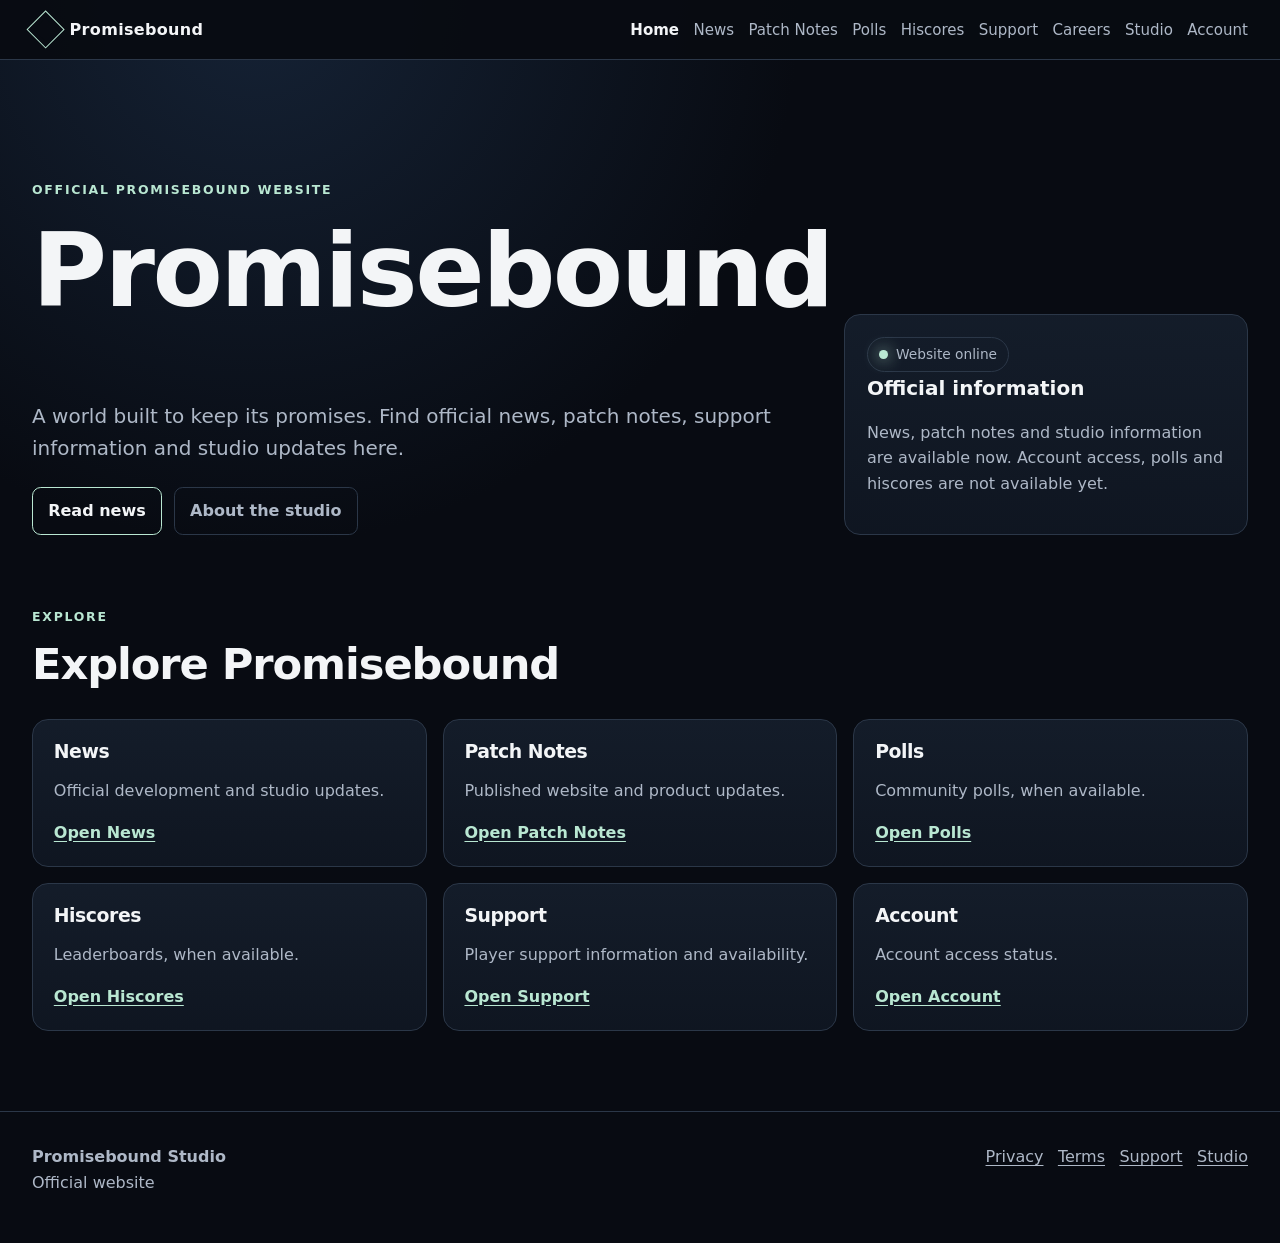
<file: index.html>
<!doctype html>
<html lang="en">
<head>
<meta charset="utf-8">
<meta name="viewport" content="width=device-width, initial-scale=1">
<meta http-equiv="Content-Security-Policy" content="default-src 'none'; base-uri 'none'; form-action 'self'; img-src 'self' data:; style-src 'self'; font-src 'self'; script-src 'none'; connect-src 'none'; object-src 'none'">
<meta name="referrer" content="no-referrer">
<title>Home · Promisebound</title>
<meta name="description" content="Official Promisebound website for news, patch notes, support information and studio updates.">
<meta name="theme-color" content="#080b12">
<meta name="robots" content="index,follow,max-image-preview:large">
<meta property="og:type" content="website">
<meta property="og:site_name" content="Promisebound">
<meta property="og:title" content="Home · Promisebound">
<meta property="og:description" content="Official Promisebound website for news, patch notes, support information and studio updates.">

<link rel="stylesheet" href="/assets/site.887926724582.css">
</head>
<body>
<a class="skip-link" href="#content">Skip to content</a>
<header class="site-header"><div class="header-inner">
<a class="brand" href="/"><span class="brand-mark" aria-hidden="true"></span><span>Promisebound</span></a>
<nav class="nav" aria-label="Primary"><a href="/" aria-current="page">Home</a><a href="/news/">News</a><a href="/patch-notes/">Patch Notes</a><a href="/polls/">Polls</a><a href="/hiscores/">Hiscores</a><a href="/support/">Support</a><a href="/careers/">Careers</a><a href="/studio/">Studio</a><a href="/account/">Account</a></nav>
</div></header>
<main id="content"><section class="hero"><div><p class="eyebrow">Official Promisebound website</p><h1>Promisebound</h1><p class="lede">A world built to keep its promises. Find official news, patch notes, support information and studio updates here.</p><div class="actions"><a class="button" href="/news/">Read news</a><a class="button secondary" href="/studio/">About the studio</a></div></div><aside class="hero-card" aria-label="Website status"><span class="status">Website online</span><strong>Official information</strong><p class="muted">News, patch notes and studio information are available now. Account access, polls and hiscores are not available yet.</p></aside></section><section><p class="eyebrow">Explore</p><h2>Explore Promisebound</h2><div class="grid"><article class="card"><h3>News</h3><p>Official development and studio updates.</p><a class="stretch" href="/news/">Open News</a></article><article class="card"><h3>Patch Notes</h3><p>Published website and product updates.</p><a class="stretch" href="/patch-notes/">Open Patch Notes</a></article><article class="card"><h3>Polls</h3><p>Community polls, when available.</p><a class="stretch" href="/polls/">Open Polls</a></article><article class="card"><h3>Hiscores</h3><p>Leaderboards, when available.</p><a class="stretch" href="/hiscores/">Open Hiscores</a></article><article class="card"><h3>Support</h3><p>Player support information and availability.</p><a class="stretch" href="/support/">Open Support</a></article><article class="card"><h3>Account</h3><p>Account access status.</p><a class="stretch" href="/account/">Open Account</a></article></div></section></main>
<footer class="site-footer"><div class="footer-inner">
<div><strong>Promisebound Studio</strong><br><span>Official website</span></div>
<div class="footer-links"><a href="/privacy/">Privacy</a><a href="/terms/">Terms</a><a href="/support/">Support</a><a href="/studio/">Studio</a></div>
</div></footer>
</body></html>
</file>
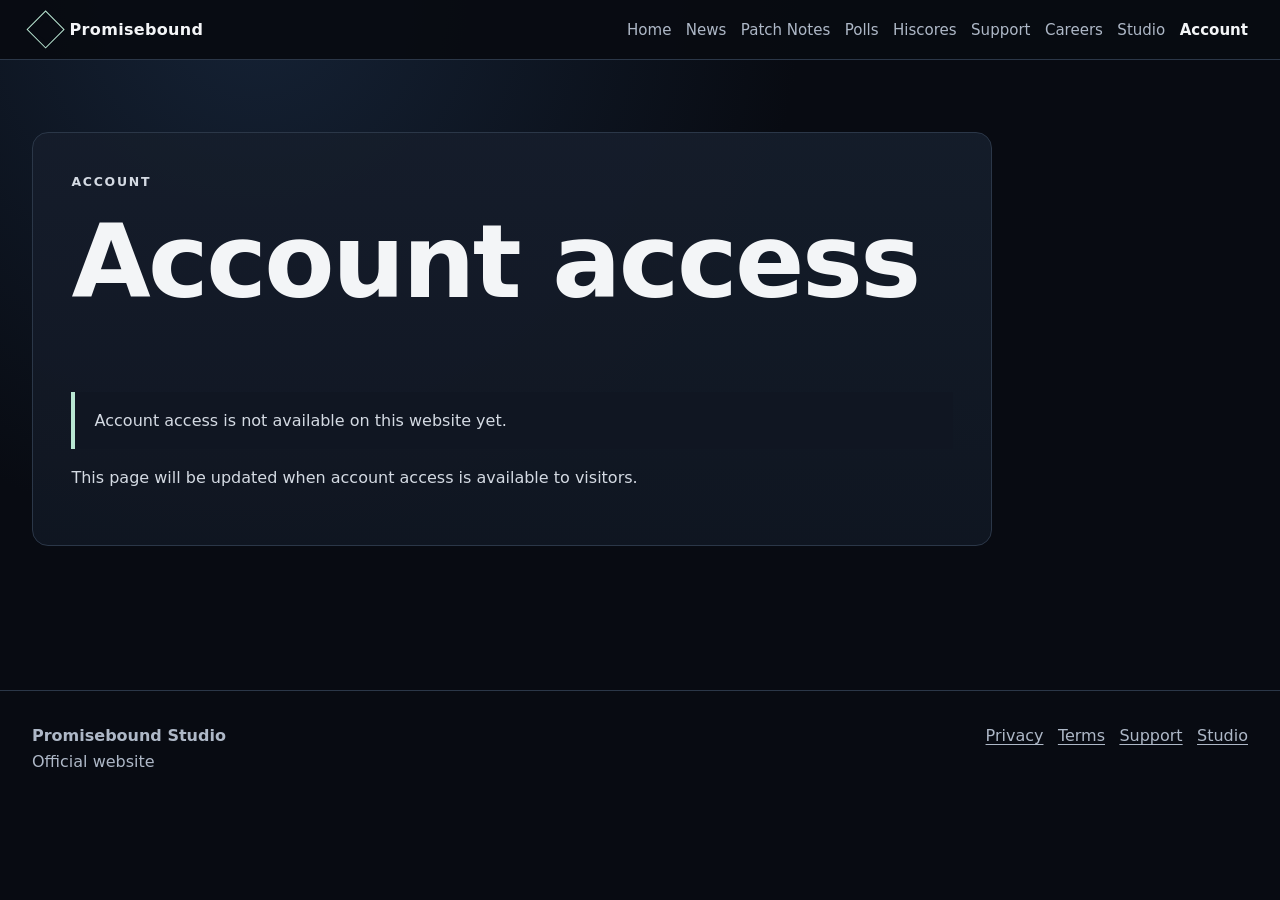
<file: account/index.html>
<!doctype html>
<html lang="en">
<head>
<meta charset="utf-8">
<meta name="viewport" content="width=device-width, initial-scale=1">
<meta http-equiv="Content-Security-Policy" content="default-src 'none'; base-uri 'none'; form-action 'self'; img-src 'self' data:; style-src 'self'; font-src 'self'; script-src 'none'; connect-src 'none'; object-src 'none'">
<meta name="referrer" content="no-referrer">
<title>Account · Promisebound</title>
<meta name="description" content="Promisebound account access availability.">
<meta name="theme-color" content="#080b12">
<meta name="robots" content="index,follow,max-image-preview:large">
<meta property="og:type" content="website">
<meta property="og:site_name" content="Promisebound">
<meta property="og:title" content="Account · Promisebound">
<meta property="og:description" content="Promisebound account access availability.">

<link rel="stylesheet" href="/assets/site.887926724582.css">
</head>
<body>
<a class="skip-link" href="#content">Skip to content</a>
<header class="site-header"><div class="header-inner">
<a class="brand" href="/"><span class="brand-mark" aria-hidden="true"></span><span>Promisebound</span></a>
<nav class="nav" aria-label="Primary"><a href="/">Home</a><a href="/news/">News</a><a href="/patch-notes/">Patch Notes</a><a href="/polls/">Polls</a><a href="/hiscores/">Hiscores</a><a href="/support/">Support</a><a href="/careers/">Careers</a><a href="/studio/">Studio</a><a href="/account/" aria-current="page">Account</a></nav>
</div></header>
<main id="content"><section class="prose"><p class="eyebrow">Account</p><h1>Account access</h1><p class="notice">Account access is not available on this website yet.</p><p>This page will be updated when account access is available to visitors.</p></section></main>
<footer class="site-footer"><div class="footer-inner">
<div><strong>Promisebound Studio</strong><br><span>Official website</span></div>
<div class="footer-links"><a href="/privacy/">Privacy</a><a href="/terms/">Terms</a><a href="/support/">Support</a><a href="/studio/">Studio</a></div>
</div></footer>
</body></html>
</file>
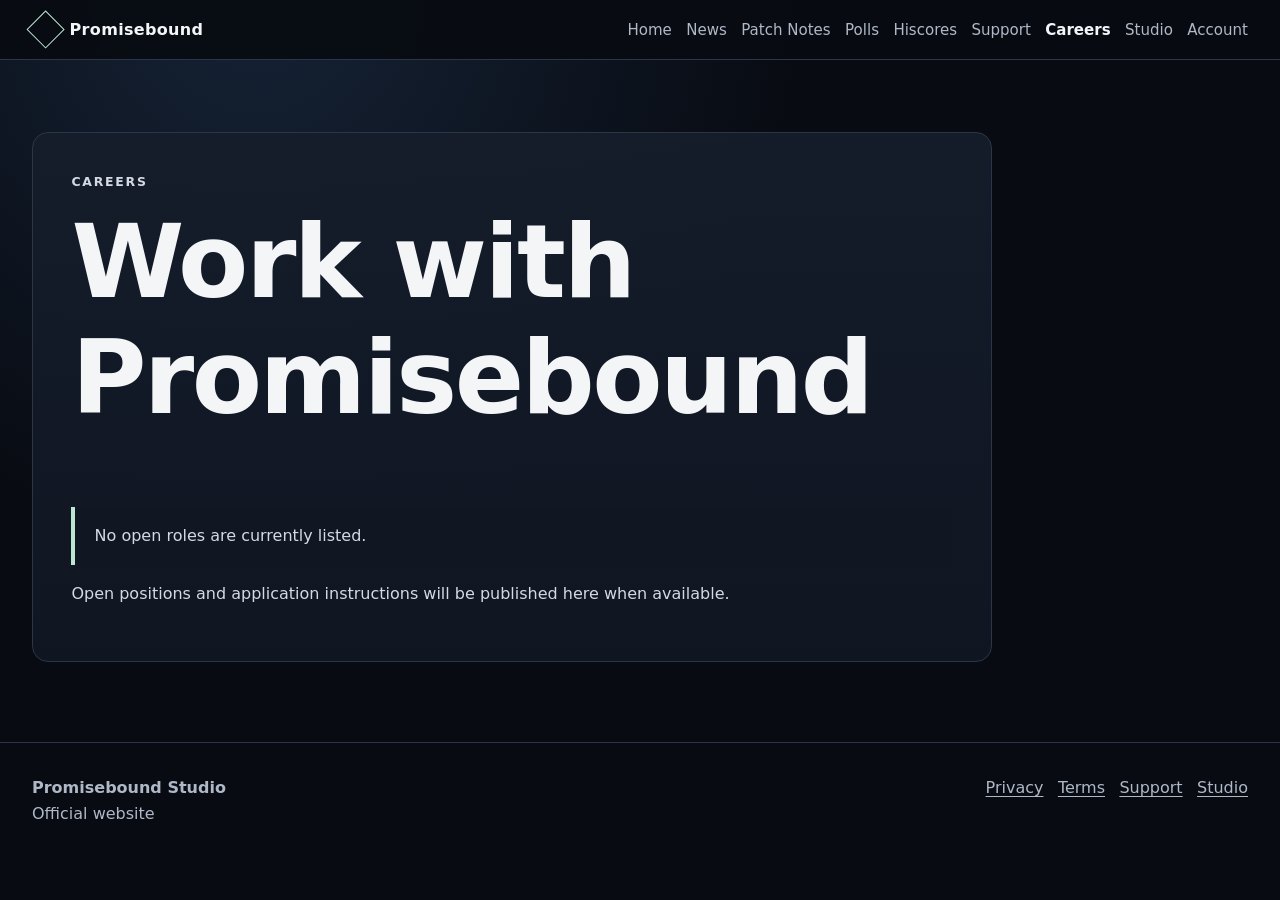
<file: careers/index.html>
<!doctype html>
<html lang="en">
<head>
<meta charset="utf-8">
<meta name="viewport" content="width=device-width, initial-scale=1">
<meta http-equiv="Content-Security-Policy" content="default-src 'none'; base-uri 'none'; form-action 'self'; img-src 'self' data:; style-src 'self'; font-src 'self'; script-src 'none'; connect-src 'none'; object-src 'none'">
<meta name="referrer" content="no-referrer">
<title>Careers · Promisebound</title>
<meta name="description" content="Promisebound Studio careers and hiring status.">
<meta name="theme-color" content="#080b12">
<meta name="robots" content="index,follow,max-image-preview:large">
<meta property="og:type" content="website">
<meta property="og:site_name" content="Promisebound">
<meta property="og:title" content="Careers · Promisebound">
<meta property="og:description" content="Promisebound Studio careers and hiring status.">

<link rel="stylesheet" href="/assets/site.887926724582.css">
</head>
<body>
<a class="skip-link" href="#content">Skip to content</a>
<header class="site-header"><div class="header-inner">
<a class="brand" href="/"><span class="brand-mark" aria-hidden="true"></span><span>Promisebound</span></a>
<nav class="nav" aria-label="Primary"><a href="/">Home</a><a href="/news/">News</a><a href="/patch-notes/">Patch Notes</a><a href="/polls/">Polls</a><a href="/hiscores/">Hiscores</a><a href="/support/">Support</a><a href="/careers/" aria-current="page">Careers</a><a href="/studio/">Studio</a><a href="/account/">Account</a></nav>
</div></header>
<main id="content"><section class="prose"><p class="eyebrow">Careers</p><h1>Work with Promisebound</h1><p class="notice">No open roles are currently listed.</p><p>Open positions and application instructions will be published here when available.</p></section></main>
<footer class="site-footer"><div class="footer-inner">
<div><strong>Promisebound Studio</strong><br><span>Official website</span></div>
<div class="footer-links"><a href="/privacy/">Privacy</a><a href="/terms/">Terms</a><a href="/support/">Support</a><a href="/studio/">Studio</a></div>
</div></footer>
</body></html>
</file>
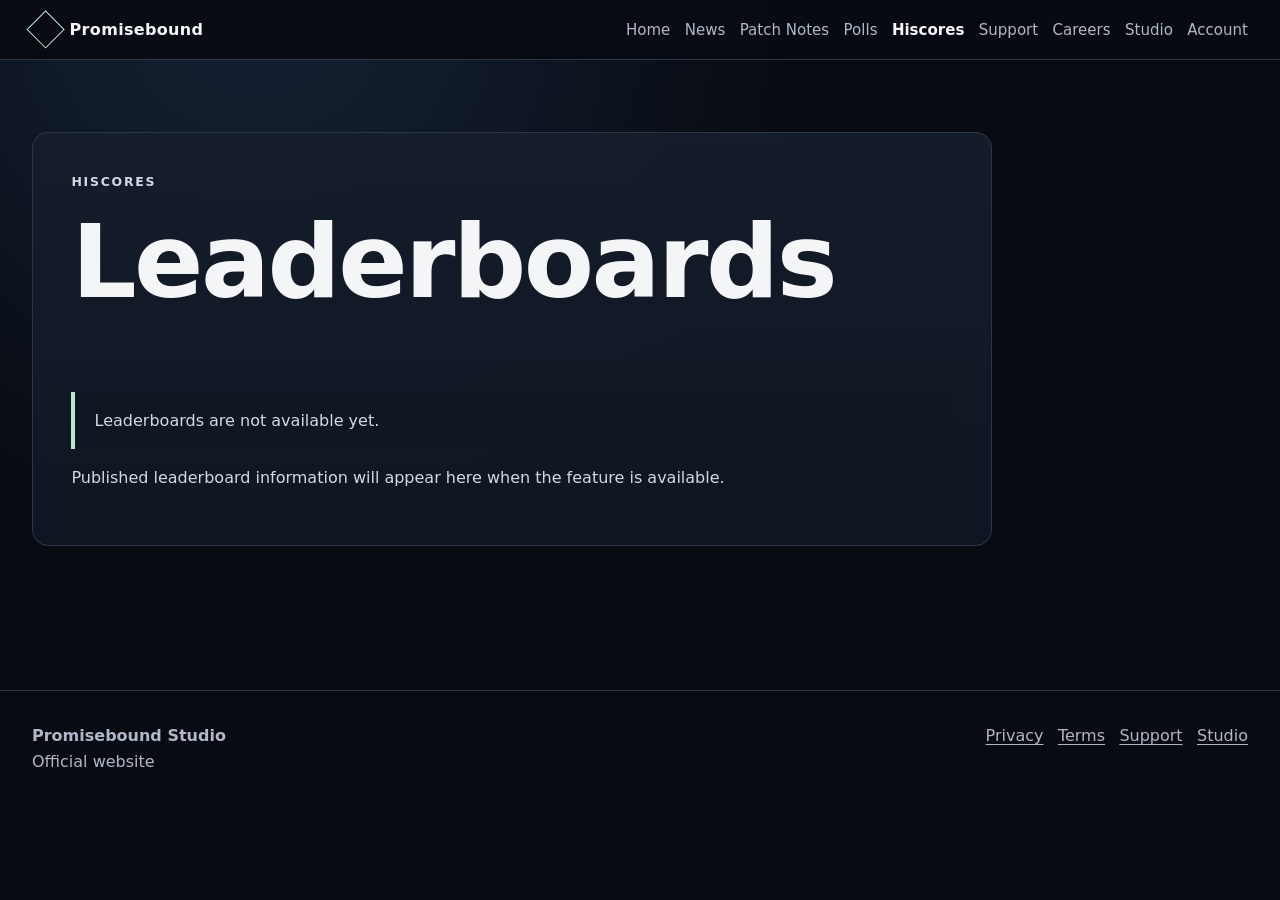
<file: hiscores/index.html>
<!doctype html>
<html lang="en">
<head>
<meta charset="utf-8">
<meta name="viewport" content="width=device-width, initial-scale=1">
<meta http-equiv="Content-Security-Policy" content="default-src 'none'; base-uri 'none'; form-action 'self'; img-src 'self' data:; style-src 'self'; font-src 'self'; script-src 'none'; connect-src 'none'; object-src 'none'">
<meta name="referrer" content="no-referrer">
<title>Hiscores · Promisebound</title>
<meta name="description" content="Promisebound hiscores and leaderboard availability.">
<meta name="theme-color" content="#080b12">
<meta name="robots" content="index,follow,max-image-preview:large">
<meta property="og:type" content="website">
<meta property="og:site_name" content="Promisebound">
<meta property="og:title" content="Hiscores · Promisebound">
<meta property="og:description" content="Promisebound hiscores and leaderboard availability.">

<link rel="stylesheet" href="/assets/site.887926724582.css">
</head>
<body>
<a class="skip-link" href="#content">Skip to content</a>
<header class="site-header"><div class="header-inner">
<a class="brand" href="/"><span class="brand-mark" aria-hidden="true"></span><span>Promisebound</span></a>
<nav class="nav" aria-label="Primary"><a href="/">Home</a><a href="/news/">News</a><a href="/patch-notes/">Patch Notes</a><a href="/polls/">Polls</a><a href="/hiscores/" aria-current="page">Hiscores</a><a href="/support/">Support</a><a href="/careers/">Careers</a><a href="/studio/">Studio</a><a href="/account/">Account</a></nav>
</div></header>
<main id="content"><section class="prose"><p class="eyebrow">Hiscores</p><h1>Leaderboards</h1><p class="notice">Leaderboards are not available yet.</p><p>Published leaderboard information will appear here when the feature is available.</p></section></main>
<footer class="site-footer"><div class="footer-inner">
<div><strong>Promisebound Studio</strong><br><span>Official website</span></div>
<div class="footer-links"><a href="/privacy/">Privacy</a><a href="/terms/">Terms</a><a href="/support/">Support</a><a href="/studio/">Studio</a></div>
</div></footer>
</body></html>
</file>
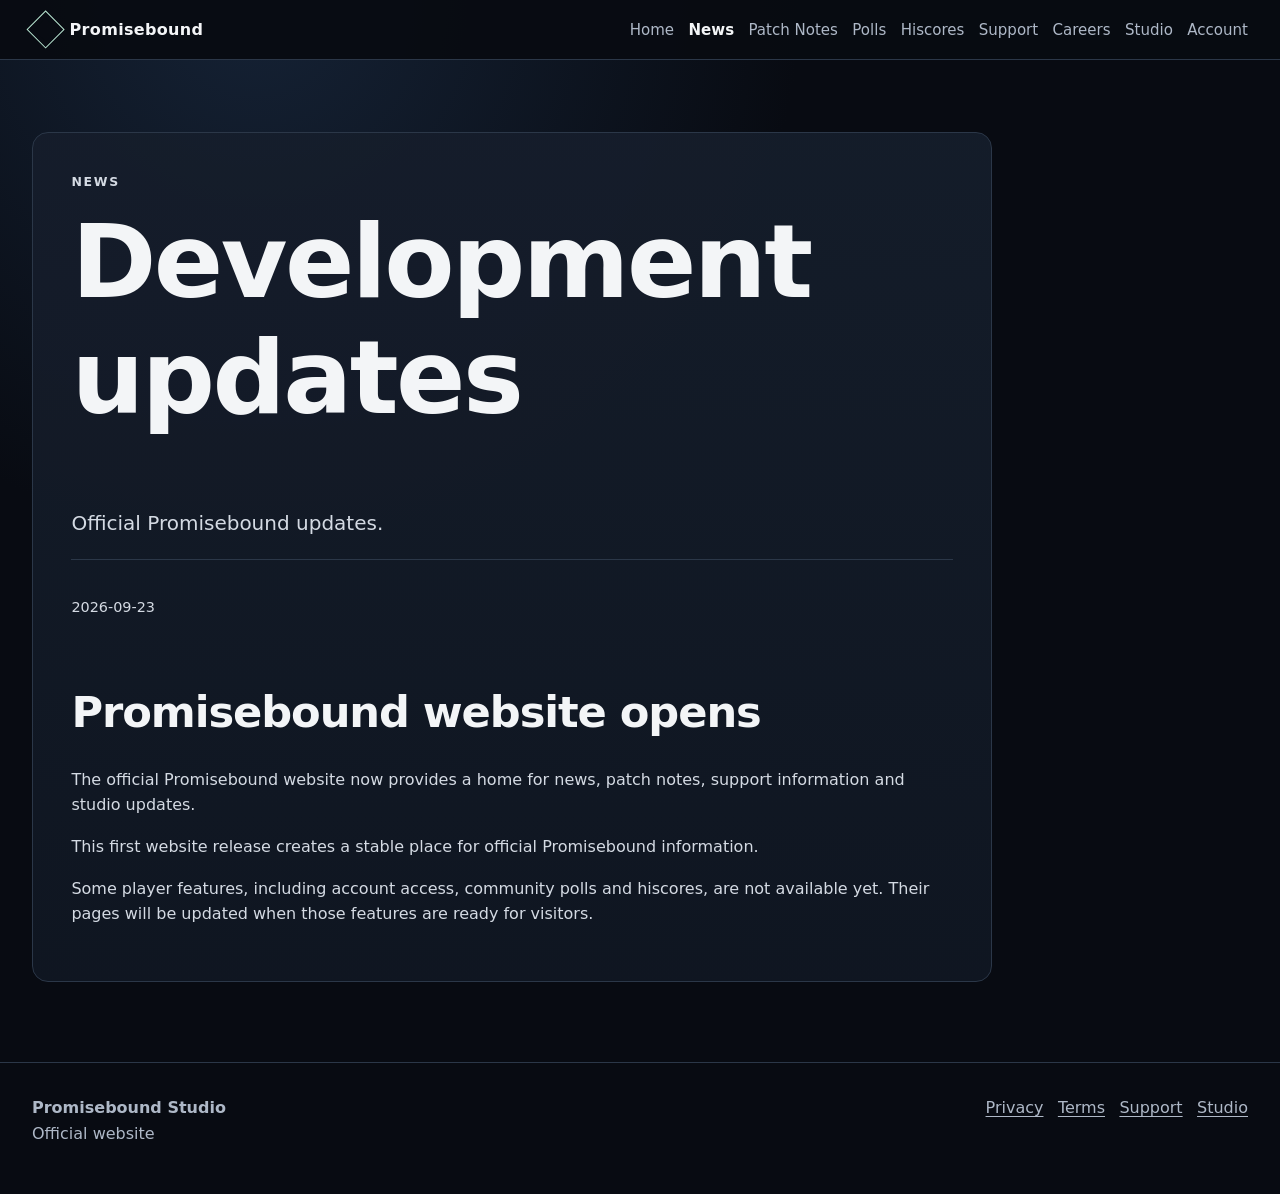
<file: news/index.html>
<!doctype html>
<html lang="en">
<head>
<meta charset="utf-8">
<meta name="viewport" content="width=device-width, initial-scale=1">
<meta http-equiv="Content-Security-Policy" content="default-src 'none'; base-uri 'none'; form-action 'self'; img-src 'self' data:; style-src 'self'; font-src 'self'; script-src 'none'; connect-src 'none'; object-src 'none'">
<meta name="referrer" content="no-referrer">
<title>News · Promisebound</title>
<meta name="description" content="Official Promisebound development and studio news.">
<meta name="theme-color" content="#080b12">
<meta name="robots" content="index,follow,max-image-preview:large">
<meta property="og:type" content="website">
<meta property="og:site_name" content="Promisebound">
<meta property="og:title" content="News · Promisebound">
<meta property="og:description" content="Official Promisebound development and studio news.">

<link rel="stylesheet" href="/assets/site.887926724582.css">
</head>
<body>
<a class="skip-link" href="#content">Skip to content</a>
<header class="site-header"><div class="header-inner">
<a class="brand" href="/"><span class="brand-mark" aria-hidden="true"></span><span>Promisebound</span></a>
<nav class="nav" aria-label="Primary"><a href="/">Home</a><a href="/news/" aria-current="page">News</a><a href="/patch-notes/">Patch Notes</a><a href="/polls/">Polls</a><a href="/hiscores/">Hiscores</a><a href="/support/">Support</a><a href="/careers/">Careers</a><a href="/studio/">Studio</a><a href="/account/">Account</a></nav>
</div></header>
<main id="content"><section class="prose"><p class="eyebrow">News</p><h1>Development updates</h1><p class="lede">Official Promisebound updates.</p><div class="list"><article><p class="meta"><time datetime="2026-09-23">2026-09-23</time></p><h2>Promisebound website opens</h2><p>The official Promisebound website now provides a home for news, patch notes, support information and studio updates.</p><p>This first website release creates a stable place for official Promisebound information.</p><p>Some player features, including account access, community polls and hiscores, are not available yet. Their pages will be updated when those features are ready for visitors.</p></article></div></section></main>
<footer class="site-footer"><div class="footer-inner">
<div><strong>Promisebound Studio</strong><br><span>Official website</span></div>
<div class="footer-links"><a href="/privacy/">Privacy</a><a href="/terms/">Terms</a><a href="/support/">Support</a><a href="/studio/">Studio</a></div>
</div></footer>
</body></html>
</file>
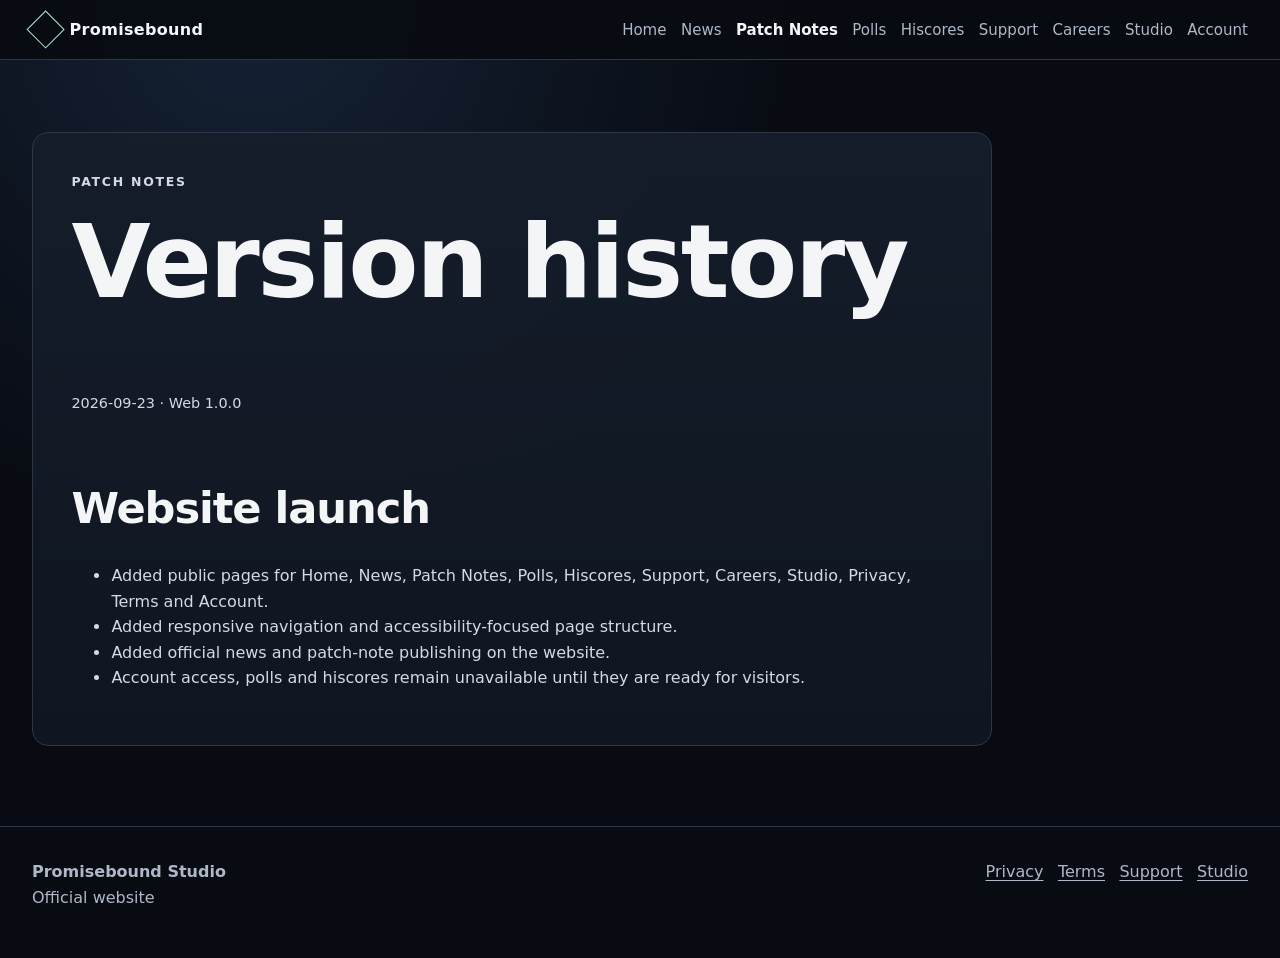
<file: patch-notes/index.html>
<!doctype html>
<html lang="en">
<head>
<meta charset="utf-8">
<meta name="viewport" content="width=device-width, initial-scale=1">
<meta http-equiv="Content-Security-Policy" content="default-src 'none'; base-uri 'none'; form-action 'self'; img-src 'self' data:; style-src 'self'; font-src 'self'; script-src 'none'; connect-src 'none'; object-src 'none'">
<meta name="referrer" content="no-referrer">
<title>Patch Notes · Promisebound</title>
<meta name="description" content="Promisebound website and product patch notes.">
<meta name="theme-color" content="#080b12">
<meta name="robots" content="index,follow,max-image-preview:large">
<meta property="og:type" content="website">
<meta property="og:site_name" content="Promisebound">
<meta property="og:title" content="Patch Notes · Promisebound">
<meta property="og:description" content="Promisebound website and product patch notes.">

<link rel="stylesheet" href="/assets/site.887926724582.css">
</head>
<body>
<a class="skip-link" href="#content">Skip to content</a>
<header class="site-header"><div class="header-inner">
<a class="brand" href="/"><span class="brand-mark" aria-hidden="true"></span><span>Promisebound</span></a>
<nav class="nav" aria-label="Primary"><a href="/">Home</a><a href="/news/">News</a><a href="/patch-notes/" aria-current="page">Patch Notes</a><a href="/polls/">Polls</a><a href="/hiscores/">Hiscores</a><a href="/support/">Support</a><a href="/careers/">Careers</a><a href="/studio/">Studio</a><a href="/account/">Account</a></nav>
</div></header>
<main id="content"><section class="prose"><p class="eyebrow">Patch notes</p><h1>Version history</h1><article><p class="meta"><time datetime="2026-09-23">2026-09-23</time> · Web 1.0.0</p><h2>Website launch</h2><ul><li>Added public pages for Home, News, Patch Notes, Polls, Hiscores, Support, Careers, Studio, Privacy, Terms and Account.</li><li>Added responsive navigation and accessibility-focused page structure.</li><li>Added official news and patch-note publishing on the website.</li><li>Account access, polls and hiscores remain unavailable until they are ready for visitors.</li></ul></article></section></main>
<footer class="site-footer"><div class="footer-inner">
<div><strong>Promisebound Studio</strong><br><span>Official website</span></div>
<div class="footer-links"><a href="/privacy/">Privacy</a><a href="/terms/">Terms</a><a href="/support/">Support</a><a href="/studio/">Studio</a></div>
</div></footer>
</body></html>
</file>
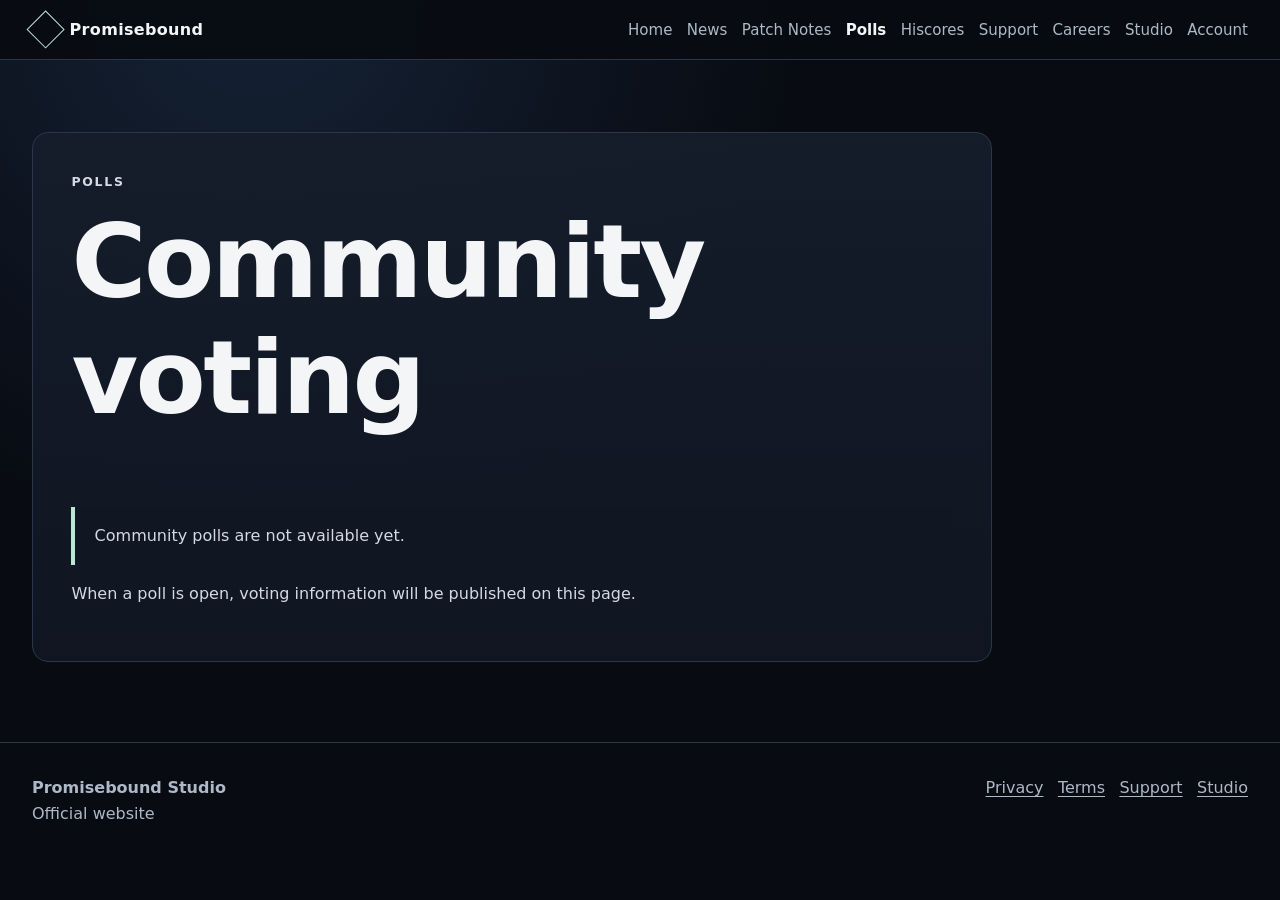
<file: polls/index.html>
<!doctype html>
<html lang="en">
<head>
<meta charset="utf-8">
<meta name="viewport" content="width=device-width, initial-scale=1">
<meta http-equiv="Content-Security-Policy" content="default-src 'none'; base-uri 'none'; form-action 'self'; img-src 'self' data:; style-src 'self'; font-src 'self'; script-src 'none'; connect-src 'none'; object-src 'none'">
<meta name="referrer" content="no-referrer">
<title>Polls · Promisebound</title>
<meta name="description" content="Promisebound community polls availability.">
<meta name="theme-color" content="#080b12">
<meta name="robots" content="index,follow,max-image-preview:large">
<meta property="og:type" content="website">
<meta property="og:site_name" content="Promisebound">
<meta property="og:title" content="Polls · Promisebound">
<meta property="og:description" content="Promisebound community polls availability.">

<link rel="stylesheet" href="/assets/site.887926724582.css">
</head>
<body>
<a class="skip-link" href="#content">Skip to content</a>
<header class="site-header"><div class="header-inner">
<a class="brand" href="/"><span class="brand-mark" aria-hidden="true"></span><span>Promisebound</span></a>
<nav class="nav" aria-label="Primary"><a href="/">Home</a><a href="/news/">News</a><a href="/patch-notes/">Patch Notes</a><a href="/polls/" aria-current="page">Polls</a><a href="/hiscores/">Hiscores</a><a href="/support/">Support</a><a href="/careers/">Careers</a><a href="/studio/">Studio</a><a href="/account/">Account</a></nav>
</div></header>
<main id="content"><section class="prose"><p class="eyebrow">Polls</p><h1>Community voting</h1><p class="notice">Community polls are not available yet.</p><p>When a poll is open, voting information will be published on this page.</p></section></main>
<footer class="site-footer"><div class="footer-inner">
<div><strong>Promisebound Studio</strong><br><span>Official website</span></div>
<div class="footer-links"><a href="/privacy/">Privacy</a><a href="/terms/">Terms</a><a href="/support/">Support</a><a href="/studio/">Studio</a></div>
</div></footer>
</body></html>
</file>
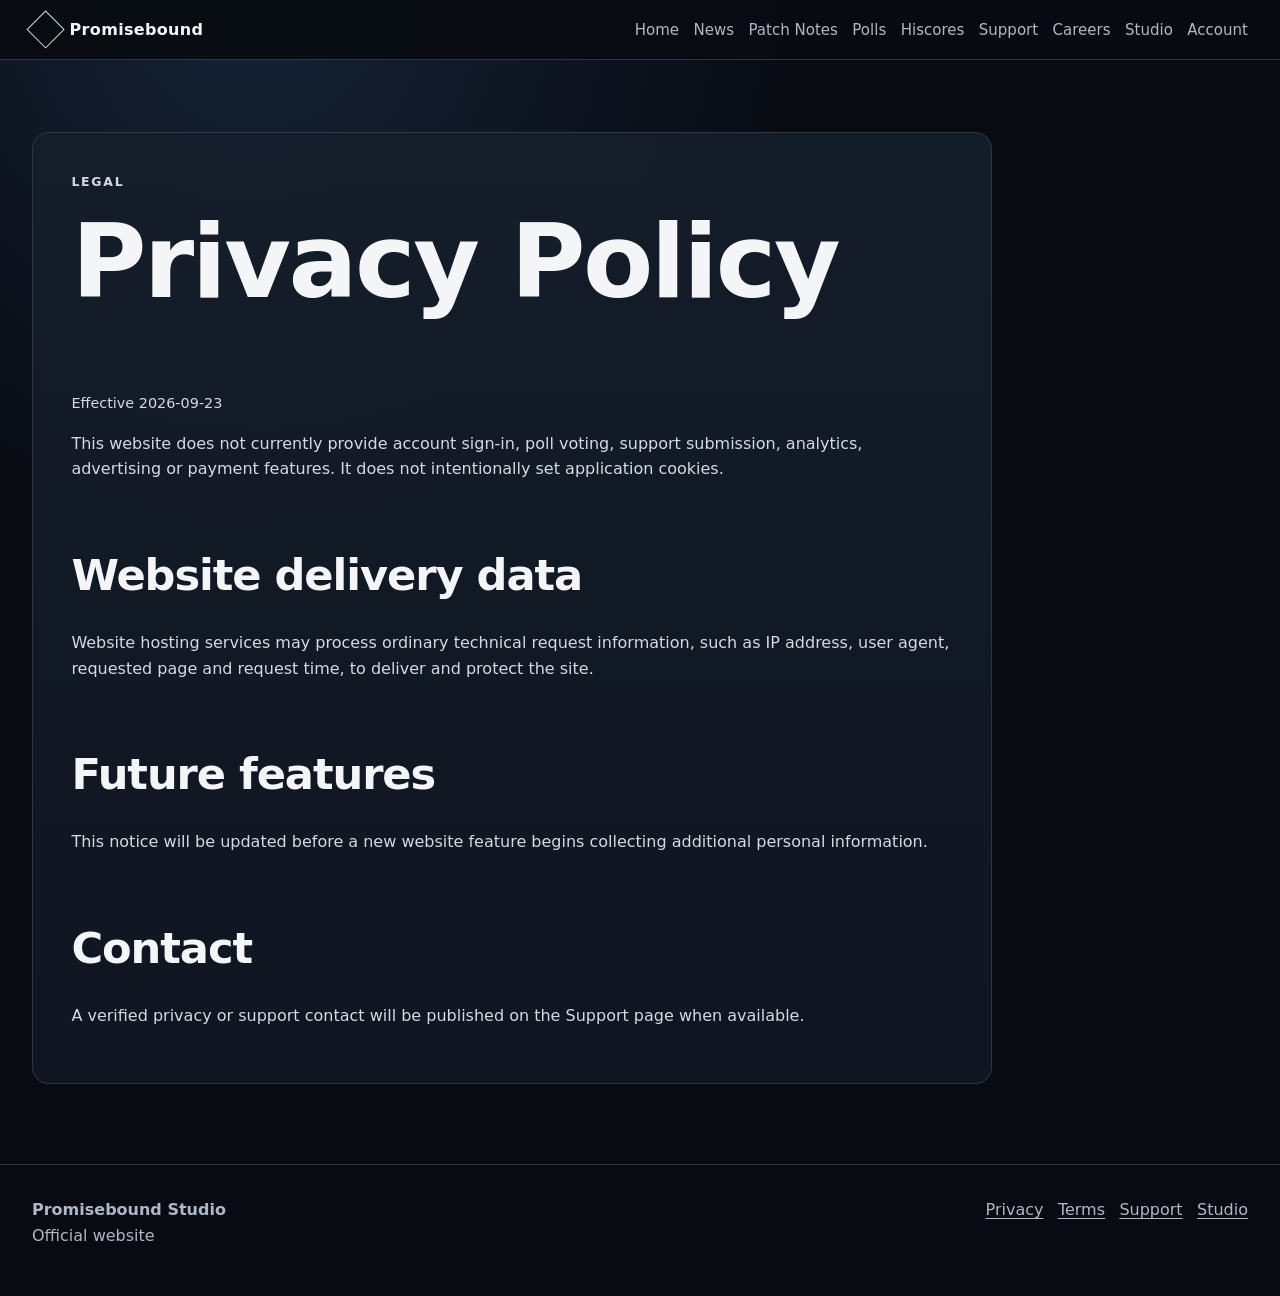
<file: privacy/index.html>
<!doctype html>
<html lang="en">
<head>
<meta charset="utf-8">
<meta name="viewport" content="width=device-width, initial-scale=1">
<meta http-equiv="Content-Security-Policy" content="default-src 'none'; base-uri 'none'; form-action 'self'; img-src 'self' data:; style-src 'self'; font-src 'self'; script-src 'none'; connect-src 'none'; object-src 'none'">
<meta name="referrer" content="no-referrer">
<title>Privacy Policy · Promisebound</title>
<meta name="description" content="Privacy notice for the Promisebound website.">
<meta name="theme-color" content="#080b12">
<meta name="robots" content="index,follow,max-image-preview:large">
<meta property="og:type" content="website">
<meta property="og:site_name" content="Promisebound">
<meta property="og:title" content="Privacy Policy · Promisebound">
<meta property="og:description" content="Privacy notice for the Promisebound website.">

<link rel="stylesheet" href="/assets/site.887926724582.css">
</head>
<body>
<a class="skip-link" href="#content">Skip to content</a>
<header class="site-header"><div class="header-inner">
<a class="brand" href="/"><span class="brand-mark" aria-hidden="true"></span><span>Promisebound</span></a>
<nav class="nav" aria-label="Primary"><a href="/">Home</a><a href="/news/">News</a><a href="/patch-notes/">Patch Notes</a><a href="/polls/">Polls</a><a href="/hiscores/">Hiscores</a><a href="/support/">Support</a><a href="/careers/">Careers</a><a href="/studio/">Studio</a><a href="/account/">Account</a></nav>
</div></header>
<main id="content"><section class="prose"><p class="eyebrow">Legal</p><h1>Privacy Policy</h1><p class="meta">Effective 2026-09-23</p><p>This website does not currently provide account sign-in, poll voting, support submission, analytics, advertising or payment features. It does not intentionally set application cookies.</p><h2>Website delivery data</h2><p>Website hosting services may process ordinary technical request information, such as IP address, user agent, requested page and request time, to deliver and protect the site.</p><h2>Future features</h2><p>This notice will be updated before a new website feature begins collecting additional personal information.</p><h2>Contact</h2><p>A verified privacy or support contact will be published on the Support page when available.</p></section></main>
<footer class="site-footer"><div class="footer-inner">
<div><strong>Promisebound Studio</strong><br><span>Official website</span></div>
<div class="footer-links"><a href="/privacy/">Privacy</a><a href="/terms/">Terms</a><a href="/support/">Support</a><a href="/studio/">Studio</a></div>
</div></footer>
</body></html>
</file>
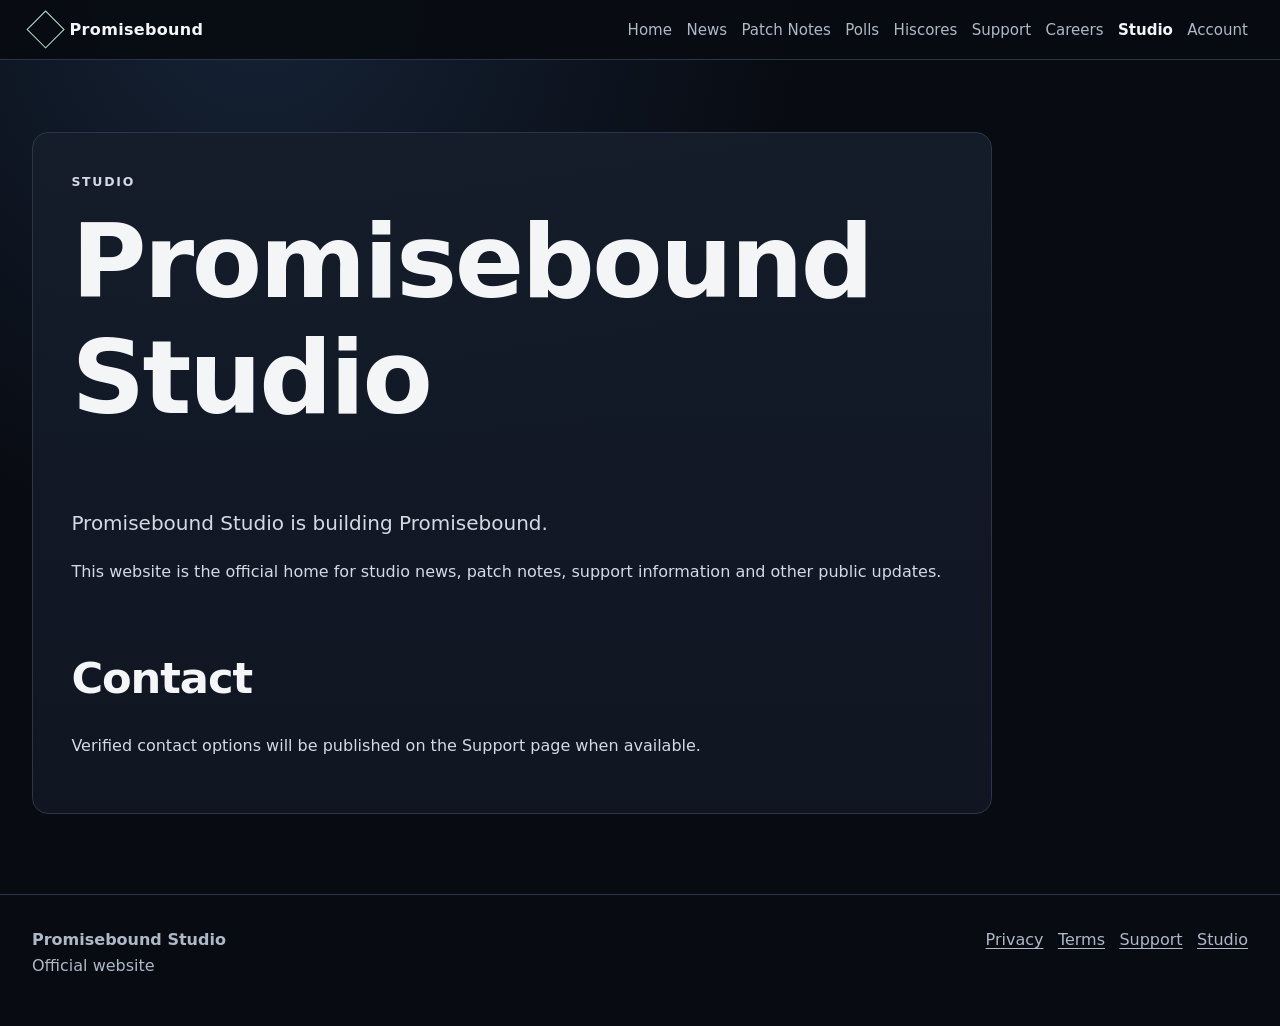
<file: studio/index.html>
<!doctype html>
<html lang="en">
<head>
<meta charset="utf-8">
<meta name="viewport" content="width=device-width, initial-scale=1">
<meta http-equiv="Content-Security-Policy" content="default-src 'none'; base-uri 'none'; form-action 'self'; img-src 'self' data:; style-src 'self'; font-src 'self'; script-src 'none'; connect-src 'none'; object-src 'none'">
<meta name="referrer" content="no-referrer">
<title>Studio · Promisebound</title>
<meta name="description" content="About Promisebound Studio and the Promisebound project.">
<meta name="theme-color" content="#080b12">
<meta name="robots" content="index,follow,max-image-preview:large">
<meta property="og:type" content="website">
<meta property="og:site_name" content="Promisebound">
<meta property="og:title" content="Studio · Promisebound">
<meta property="og:description" content="About Promisebound Studio and the Promisebound project.">

<link rel="stylesheet" href="/assets/site.887926724582.css">
</head>
<body>
<a class="skip-link" href="#content">Skip to content</a>
<header class="site-header"><div class="header-inner">
<a class="brand" href="/"><span class="brand-mark" aria-hidden="true"></span><span>Promisebound</span></a>
<nav class="nav" aria-label="Primary"><a href="/">Home</a><a href="/news/">News</a><a href="/patch-notes/">Patch Notes</a><a href="/polls/">Polls</a><a href="/hiscores/">Hiscores</a><a href="/support/">Support</a><a href="/careers/">Careers</a><a href="/studio/" aria-current="page">Studio</a><a href="/account/">Account</a></nav>
</div></header>
<main id="content"><section class="prose"><p class="eyebrow">Studio</p><h1>Promisebound Studio</h1><p class="lede">Promisebound Studio is building Promisebound.</p><p>This website is the official home for studio news, patch notes, support information and other public updates.</p><h2>Contact</h2><p>Verified contact options will be published on the Support page when available.</p></section></main>
<footer class="site-footer"><div class="footer-inner">
<div><strong>Promisebound Studio</strong><br><span>Official website</span></div>
<div class="footer-links"><a href="/privacy/">Privacy</a><a href="/terms/">Terms</a><a href="/support/">Support</a><a href="/studio/">Studio</a></div>
</div></footer>
</body></html>
</file>
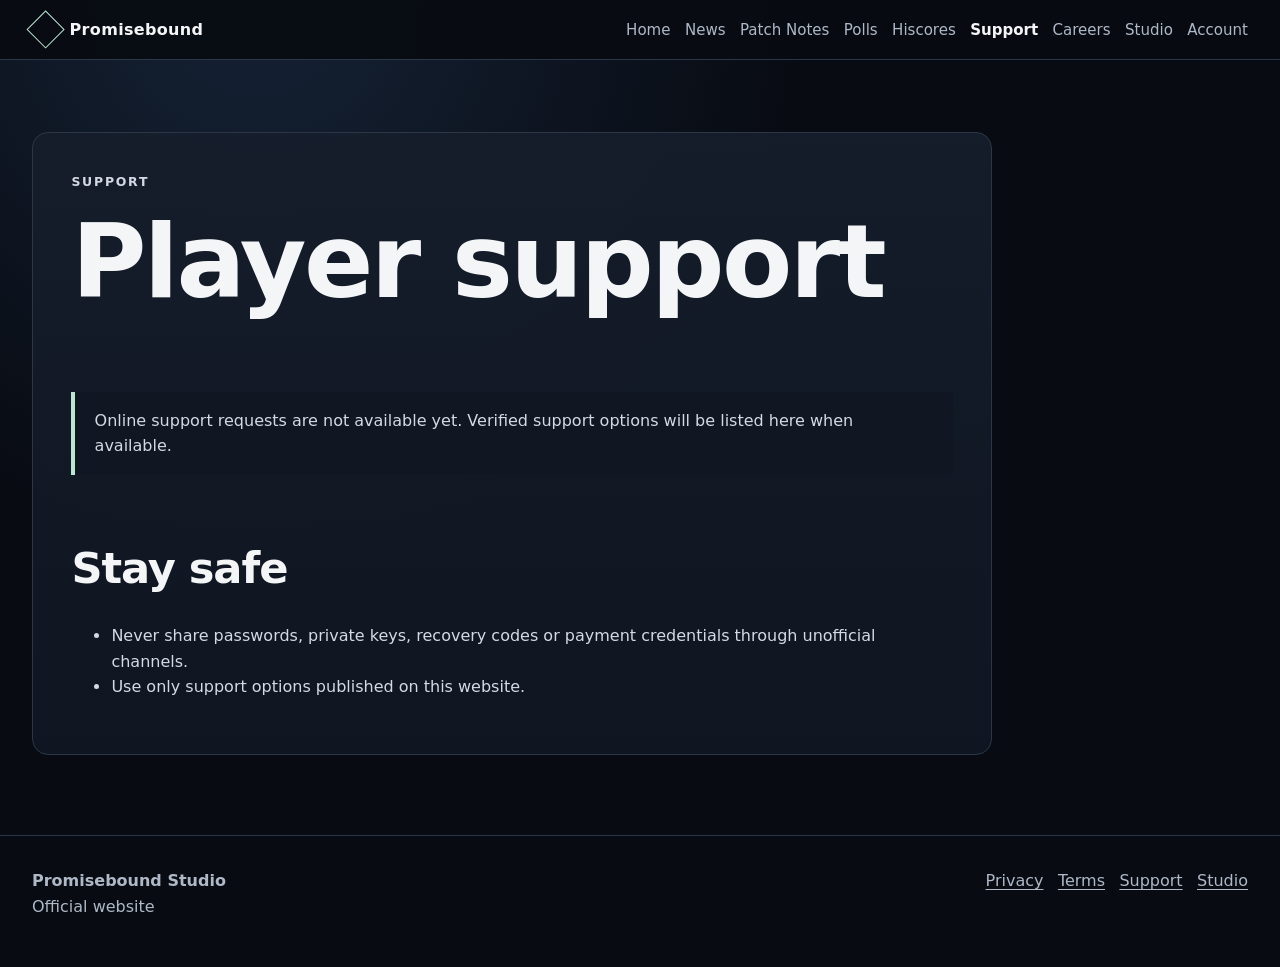
<file: support/index.html>
<!doctype html>
<html lang="en">
<head>
<meta charset="utf-8">
<meta name="viewport" content="width=device-width, initial-scale=1">
<meta http-equiv="Content-Security-Policy" content="default-src 'none'; base-uri 'none'; form-action 'self'; img-src 'self' data:; style-src 'self'; font-src 'self'; script-src 'none'; connect-src 'none'; object-src 'none'">
<meta name="referrer" content="no-referrer">
<title>Support · Promisebound</title>
<meta name="description" content="Promisebound player support information.">
<meta name="theme-color" content="#080b12">
<meta name="robots" content="index,follow,max-image-preview:large">
<meta property="og:type" content="website">
<meta property="og:site_name" content="Promisebound">
<meta property="og:title" content="Support · Promisebound">
<meta property="og:description" content="Promisebound player support information.">

<link rel="stylesheet" href="/assets/site.887926724582.css">
</head>
<body>
<a class="skip-link" href="#content">Skip to content</a>
<header class="site-header"><div class="header-inner">
<a class="brand" href="/"><span class="brand-mark" aria-hidden="true"></span><span>Promisebound</span></a>
<nav class="nav" aria-label="Primary"><a href="/">Home</a><a href="/news/">News</a><a href="/patch-notes/">Patch Notes</a><a href="/polls/">Polls</a><a href="/hiscores/">Hiscores</a><a href="/support/" aria-current="page">Support</a><a href="/careers/">Careers</a><a href="/studio/">Studio</a><a href="/account/">Account</a></nav>
</div></header>
<main id="content"><section class="prose"><p class="eyebrow">Support</p><h1>Player support</h1><p class="notice">Online support requests are not available yet. Verified support options will be listed here when available.</p><h2>Stay safe</h2><ul><li>Never share passwords, private keys, recovery codes or payment credentials through unofficial channels.</li><li>Use only support options published on this website.</li></ul></section></main>
<footer class="site-footer"><div class="footer-inner">
<div><strong>Promisebound Studio</strong><br><span>Official website</span></div>
<div class="footer-links"><a href="/privacy/">Privacy</a><a href="/terms/">Terms</a><a href="/support/">Support</a><a href="/studio/">Studio</a></div>
</div></footer>
</body></html>
</file>
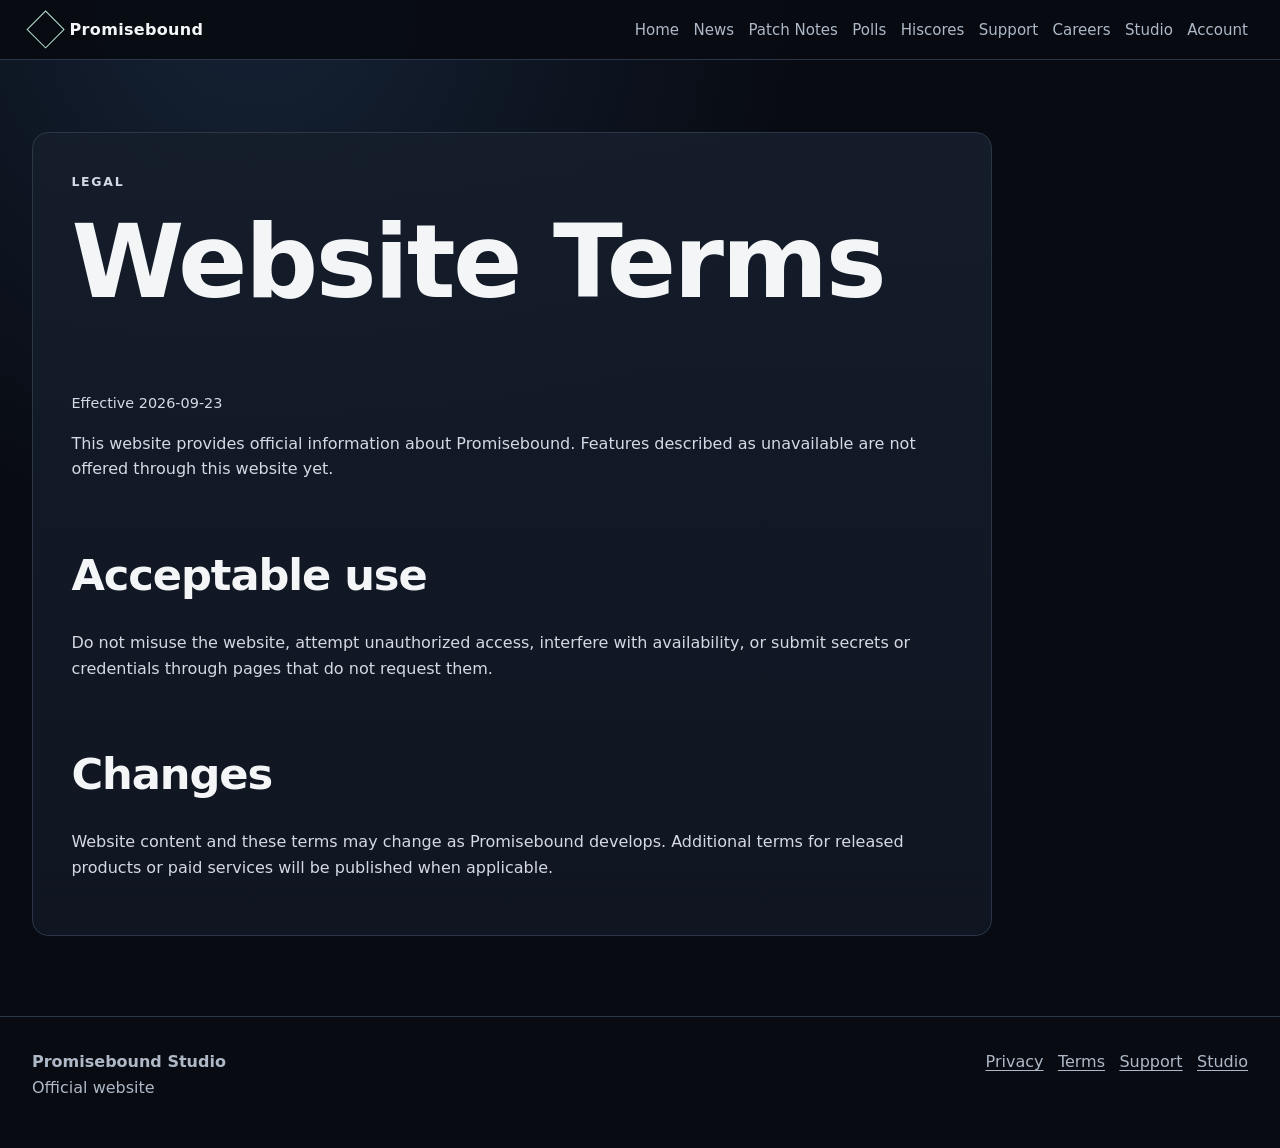
<file: terms/index.html>
<!doctype html>
<html lang="en">
<head>
<meta charset="utf-8">
<meta name="viewport" content="width=device-width, initial-scale=1">
<meta http-equiv="Content-Security-Policy" content="default-src 'none'; base-uri 'none'; form-action 'self'; img-src 'self' data:; style-src 'self'; font-src 'self'; script-src 'none'; connect-src 'none'; object-src 'none'">
<meta name="referrer" content="no-referrer">
<title>Terms · Promisebound</title>
<meta name="description" content="Website terms for Promisebound.">
<meta name="theme-color" content="#080b12">
<meta name="robots" content="index,follow,max-image-preview:large">
<meta property="og:type" content="website">
<meta property="og:site_name" content="Promisebound">
<meta property="og:title" content="Terms · Promisebound">
<meta property="og:description" content="Website terms for Promisebound.">

<link rel="stylesheet" href="/assets/site.887926724582.css">
</head>
<body>
<a class="skip-link" href="#content">Skip to content</a>
<header class="site-header"><div class="header-inner">
<a class="brand" href="/"><span class="brand-mark" aria-hidden="true"></span><span>Promisebound</span></a>
<nav class="nav" aria-label="Primary"><a href="/">Home</a><a href="/news/">News</a><a href="/patch-notes/">Patch Notes</a><a href="/polls/">Polls</a><a href="/hiscores/">Hiscores</a><a href="/support/">Support</a><a href="/careers/">Careers</a><a href="/studio/">Studio</a><a href="/account/">Account</a></nav>
</div></header>
<main id="content"><section class="prose"><p class="eyebrow">Legal</p><h1>Website Terms</h1><p class="meta">Effective 2026-09-23</p><p>This website provides official information about Promisebound. Features described as unavailable are not offered through this website yet.</p><h2>Acceptable use</h2><p>Do not misuse the website, attempt unauthorized access, interfere with availability, or submit secrets or credentials through pages that do not request them.</p><h2>Changes</h2><p>Website content and these terms may change as Promisebound develops. Additional terms for released products or paid services will be published when applicable.</p></section></main>
<footer class="site-footer"><div class="footer-inner">
<div><strong>Promisebound Studio</strong><br><span>Official website</span></div>
<div class="footer-links"><a href="/privacy/">Privacy</a><a href="/terms/">Terms</a><a href="/support/">Support</a><a href="/studio/">Studio</a></div>
</div></footer>
</body></html>
</file>
<file: assets/site.887926724582.css>
:root {
  color-scheme: dark;
  --bg: #080b12;
  --panel: #101622;
  --panel-2: #151d2b;
  --text: #f3f5f7;
  --muted: #aeb8c7;
  --accent: #b9e7d2;
  --accent-strong: #e5fff3;
  --line: #2b3748;
  --focus: #ffffff;
  --max: 76rem;
  font-family: Inter, ui-sans-serif, system-ui, -apple-system, BlinkMacSystemFont, "Segoe UI", sans-serif;
  background: var(--bg);
  color: var(--text);
}

* { box-sizing: border-box; }
html { scroll-behavior: smooth; }
body { margin: 0; min-width: 20rem; background: radial-gradient(circle at 20% 0%, #152235 0, var(--bg) 34rem); line-height: 1.6; }
a { color: var(--accent); text-underline-offset: .18em; }
a:hover { color: var(--accent-strong); }
a:focus-visible, button:focus-visible { outline: .2rem solid var(--focus); outline-offset: .2rem; }
.skip-link { position: absolute; left: .75rem; top: -5rem; background: #fff; color: #000; padding: .6rem .8rem; z-index: 100; }
.skip-link:focus { top: .75rem; }
.site-header { border-bottom: 1px solid var(--line); background: rgba(8,11,18,.94); }
.header-inner, main, .footer-inner { width: min(calc(100% - 2rem), var(--max)); margin-inline: auto; }
.header-inner { display: flex; gap: 1.25rem; align-items: center; justify-content: space-between; padding: 1rem 0; }
.brand { display: inline-flex; align-items: center; gap: .65rem; color: var(--text); text-decoration: none; font-weight: 800; letter-spacing: .02em; }
.brand-mark { width: 1.7rem; height: 1.7rem; border: 1px solid var(--accent); transform: rotate(45deg); box-shadow: inset 0 0 0 .28rem var(--bg); }
.nav { display: flex; flex-wrap: wrap; justify-content: flex-end; gap: .35rem .9rem; font-size: .94rem; }
.nav a { color: var(--muted); text-decoration: none; }
.nav a[aria-current="page"] { color: var(--text); font-weight: 700; }
main { padding: 4.5rem 0 5rem; min-height: 70vh; }
.hero { display: grid; grid-template-columns: minmax(0, 1.45fr) minmax(17rem, .75fr); gap: 2rem; align-items: end; padding: 3rem 0 4.5rem; }
.eyebrow { margin: 0 0 .8rem; color: var(--accent); text-transform: uppercase; letter-spacing: .14em; font-size: .78rem; font-weight: 800; }
h1, h2, h3 { line-height: 1.13; margin: 0 0 .7em; letter-spacing: -.025em; }
h1 { font-size: clamp(2.8rem, 8vw, 6.4rem); max-width: 12ch; }
h2 { font-size: clamp(1.7rem, 4vw, 2.7rem); }
h3 { font-size: 1.18rem; }
.lede { max-width: 62ch; color: var(--muted); font-size: clamp(1.05rem, 2vw, 1.25rem); }
.hero-card, .card, .status-panel, .prose { border: 1px solid var(--line); background: linear-gradient(180deg, rgba(21,29,43,.94), rgba(16,22,34,.94)); border-radius: 1rem; }
.hero-card, .status-panel { padding: 1.35rem; }
.hero-card strong { display: block; font-size: 1.25rem; margin-bottom: .35rem; }
.grid { display: grid; grid-template-columns: repeat(3, minmax(0, 1fr)); gap: 1rem; }
.card { padding: 1.3rem; }
.card p, .muted { color: var(--muted); }
.card a.stretch { display: inline-block; font-weight: 700; }
.section { margin-top: 4rem; }
.status { display: inline-flex; align-items: center; gap: .5rem; border: 1px solid var(--line); border-radius: 999px; padding: .35rem .7rem; color: var(--muted); font-size: .86rem; }
.status::before { content: ""; width: .55rem; height: .55rem; border-radius: 50%; background: var(--accent); box-shadow: 0 0 1rem var(--accent); }
.prose { padding: clamp(1.25rem, 4vw, 2.4rem); max-width: 60rem; }
.prose p, .prose li { color: #d4dae3; }
.prose h2 { margin-top: 1.6em; }
.prose h2:first-child { margin-top: 0; }
.list { display: grid; gap: 1rem; padding: 0; list-style: none; }
.list article { border-top: 1px solid var(--line); padding-top: 1.3rem; }
.meta { color: var(--muted); font-size: .9rem; }
.notice { border-left: .25rem solid var(--accent); padding: 1rem 1.2rem; background: var(--panel); color: var(--muted); }
.actions { display: flex; flex-wrap: wrap; gap: .75rem; margin-top: 1.4rem; }
.button { display: inline-block; border: 1px solid var(--accent); border-radius: .55rem; padding: .65rem .95rem; text-decoration: none; font-weight: 800; color: var(--text); }
.button.secondary { border-color: var(--line); color: var(--muted); }
.site-footer { border-top: 1px solid var(--line); color: var(--muted); }
.footer-inner { padding: 2rem 0 3rem; display: flex; gap: 1rem 2rem; flex-wrap: wrap; justify-content: space-between; }
.footer-links { display: flex; gap: .9rem; flex-wrap: wrap; }
.footer-links a { color: var(--muted); }

@media (max-width: 56rem) {
  .header-inner { align-items: flex-start; flex-direction: column; }
  .nav { justify-content: flex-start; }
  .hero { grid-template-columns: 1fr; padding-top: 2rem; }
  .grid { grid-template-columns: 1fr 1fr; }
}

@media (max-width: 38rem) {
  main { padding-top: 2.5rem; }
  .grid { grid-template-columns: 1fr; }
  .nav { gap: .55rem .8rem; }
  h1 { font-size: clamp(2.5rem, 15vw, 4.2rem); }
}

@media (prefers-reduced-motion: reduce) {
  html { scroll-behavior: auto; }
}
</file>
